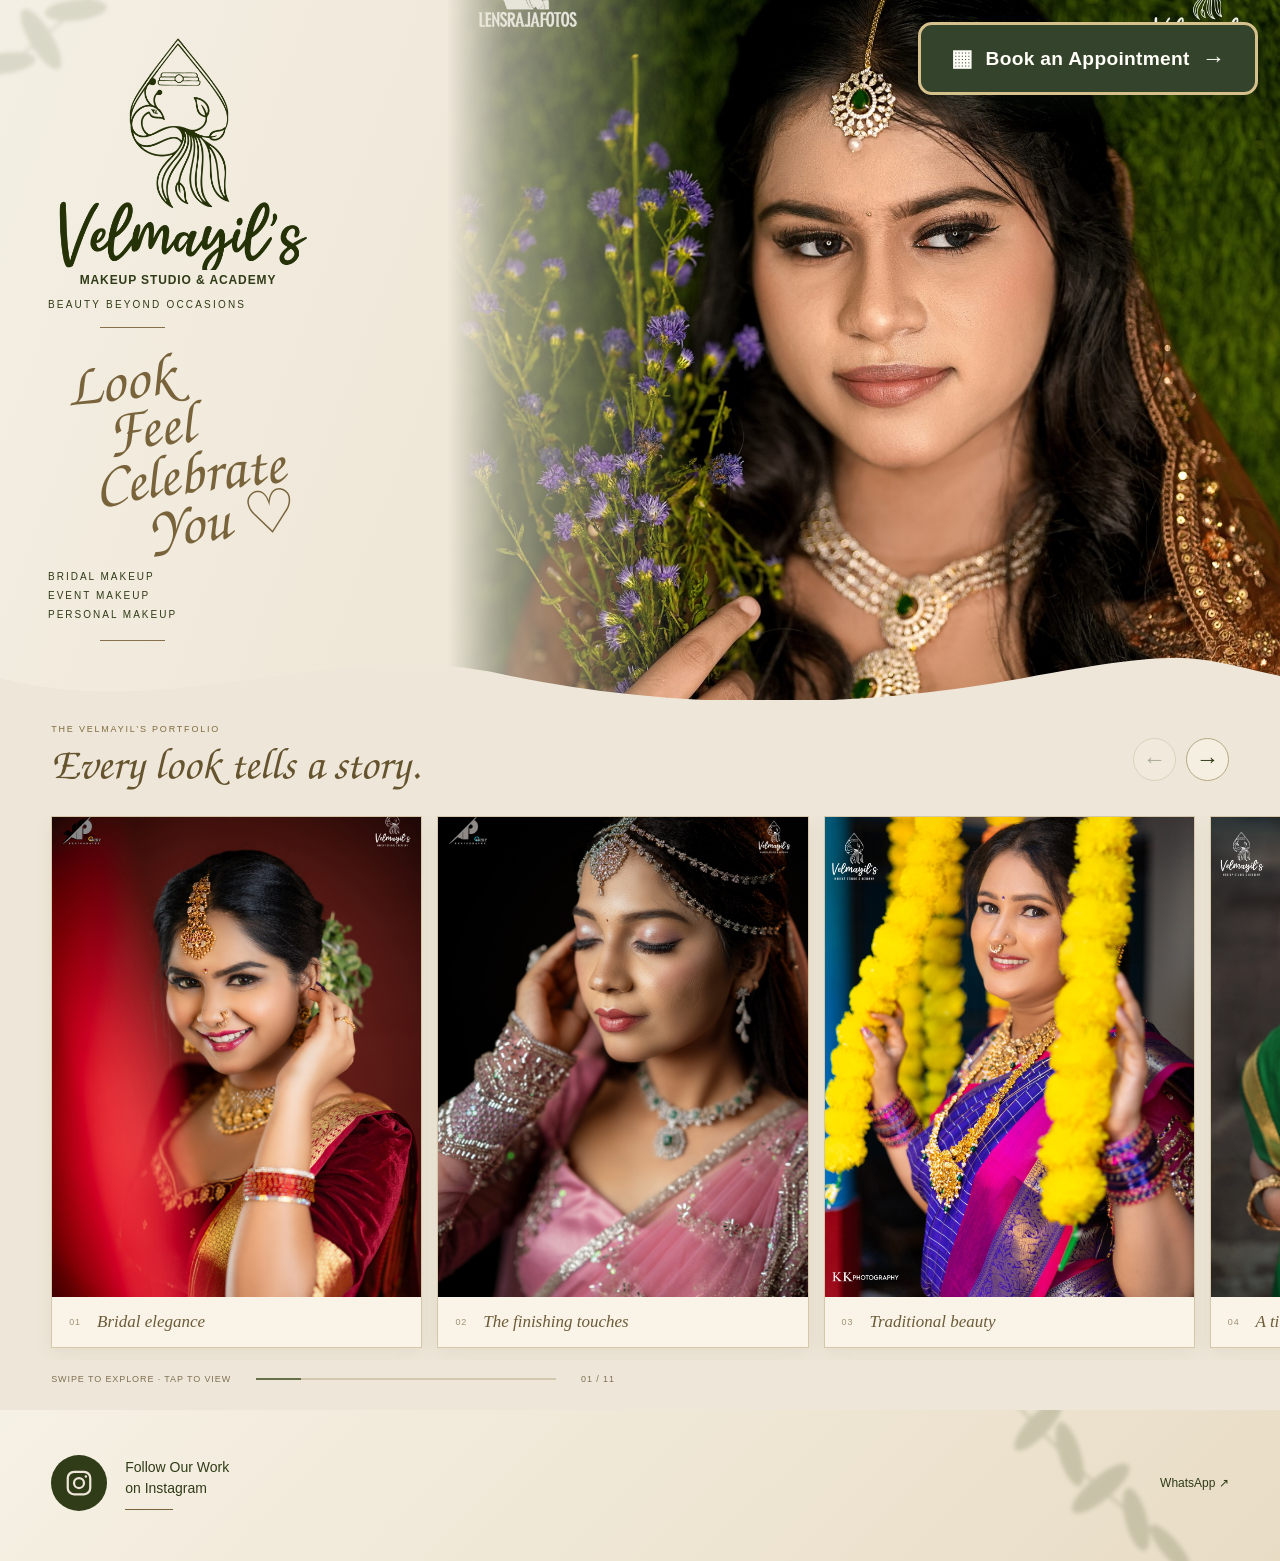
<file: index.html>
<!DOCTYPE html>

<html lang="en"><head><meta charset="utf-8"/><meta content="width=device-width,initial-scale=1" name="viewport"/><meta content="#ede5d5" name="theme-color"/><title>Velmayil’s | Makeup Studio &amp; Academy</title><link href="style.css" rel="stylesheet"/><link href="home.css" rel="stylesheet"/></head><body class="reference-home"><svg aria-hidden="true" class="wave-definitions" height="0" width="0"><defs><clippath clippathunits="objectBoundingBox" id="galleryWave"><path d="M0,.025 C.13,.05 .25,-.012 .39,.016 S.64,.055 .79,.035 S.95,.018 1,.025 L1,1 L0,1 Z"></path></clippath></defs></svg><main class="reference-main"><section class="reference-hero"><svg aria-hidden="true" class="botanical botanical-top" viewbox="0 0 250 300"><path d="M8 290Q85 205 160 20" fill="none" stroke="currentColor" stroke-width="3"></path><g fill="currentColor"><ellipse cx="61" cy="215" rx="37" ry="12" transform="rotate(28 61 215)"></ellipse><ellipse cx="83" cy="173" rx="37" ry="12" transform="rotate(-32 83 173)"></ellipse><ellipse cx="111" cy="130" rx="40" ry="13" transform="rotate(35 111 130)"></ellipse><ellipse cx="134" cy="83" rx="36" ry="12" transform="rotate(-30 134 83)"></ellipse><ellipse cx="155" cy="38" rx="33" ry="10" transform="rotate(-55 155 38)"></ellipse></g></svg><div class="reference-portrait"><img alt="Velmayil’s bridal beauty portrait" fetchpriority="high" height="1800" src="assets/portfolio-11.jpg" width="1440"/></div><a class="reference-book" href="booking.html"><span aria-hidden="true">▦</span> Book an Appointment <span aria-hidden="true">→</span></a><div class="reference-copy"><a aria-label="Velmayil’s Makeup Studio &amp; Academy home" class="reference-brand" href="index.html"><span class="logo-crop"><img alt="Velmayil’s Makeup Studio &amp; Academy" src="assets/velmayil-logo.png"/></span><span class="brand-subtitle">MAKEUP STUDIO &amp; ACADEMY</span></a><p class="reference-tagline">BEAUTY BEYOND OCCASIONS</p><span class="little-rule"></span><h1>Look<br/><span>Feel</span><br/><span>Celebrate</span><br/><span>You ♡</span></h1><p class="reference-services">BRIDAL MAKEUP<br/>EVENT MAKEUP<br/>PERSONAL MAKEUP</p><span class="little-rule"></span></div></section><section aria-label="Makeup portfolio" class="reference-gallery"><svg aria-hidden="true" class="gallery-ribbon" preserveaspectratio="none" viewbox="0 0 1200 45"><path d="M0 20 C160 65 310 -20 470 16 S800 52 960 20 S1120 0 1200 18 L1200 45 L0 45 Z" fill="#eee7d9"></path></svg><div class="gallery-heading"><div><p>THE VELMAYIL’S PORTFOLIO</p><h2>Every look tells a story.</h2></div><div class="gallery-controls"><button aria-label="Previous photo" id="galleryPrev" type="button">←</button><button aria-label="Next photo" id="galleryNext" type="button">→</button></div></div><div aria-label="Swipe through makeup portfolio" aria-roledescription="carousel" class="look-track" id="lookTrack" tabindex="0"><figure class="look-slide"><a aria-label="View bridal elegance photo" class="photo-open" data-photo="assets/portfolio-12.jpg" href="assets/portfolio-12.jpg"><img alt="Bridal elegance — Velmayil’s portfolio" height="1500" loading="lazy" src="assets/portfolio-12.jpg" width="1200"/></a><figcaption><span>01</span><em>Bridal elegance</em></figcaption></figure><figure class="look-slide"><a aria-label="View the finishing touches photo" class="photo-open" data-photo="assets/portfolio-13.jpg" href="assets/portfolio-13.jpg"><img alt="The finishing touches — Velmayil’s portfolio" height="1500" loading="lazy" src="assets/portfolio-13.jpg" width="1200"/></a><figcaption><span>02</span><em>The finishing touches</em></figcaption></figure><figure class="look-slide"><a aria-label="View traditional beauty photo" class="photo-open" data-photo="assets/portfolio-05.jpg" href="assets/portfolio-05.jpg"><img alt="Traditional beauty — Velmayil’s portfolio" height="1500" loading="lazy" src="assets/portfolio-05.jpg" width="1200"/></a><figcaption><span>03</span><em>Traditional beauty</em></figcaption></figure><figure class="look-slide"><a aria-label="View a timeless glow photo" class="photo-open" data-photo="assets/portfolio-10.jpg" href="assets/portfolio-10.jpg"><img alt="A timeless glow — Velmayil’s portfolio" height="1500" loading="lazy" src="assets/portfolio-10.jpg" width="1200"/></a><figcaption><span>04</span><em>A timeless glow</em></figcaption></figure><figure class="look-slide"><a aria-label="View soft &amp; graceful photo" class="photo-open" data-photo="assets/portfolio-01.jpg" href="assets/portfolio-01.jpg"><img alt="Soft &amp; graceful — Velmayil’s portfolio" height="1500" loading="lazy" src="assets/portfolio-01.jpg" width="1200"/></a><figcaption><span>05</span><em>Soft &amp; graceful</em></figcaption></figure><figure class="look-slide"><a aria-label="View understated elegance photo" class="photo-open" data-photo="assets/portfolio-06.jpg" href="assets/portfolio-06.jpg"><img alt="Understated elegance — Velmayil’s portfolio" height="1500" loading="lazy" src="assets/portfolio-06.jpg" width="1200"/></a><figcaption><span>06</span><em>Understated elegance</em></figcaption></figure><figure class="look-slide"><a aria-label="View celebration ready photo" class="photo-open" data-photo="assets/portfolio-07.jpg" href="assets/portfolio-07.jpg"><img alt="Celebration ready — Velmayil’s portfolio" height="1500" loading="lazy" src="assets/portfolio-07.jpg" width="1200"/></a><figcaption><span>07</span><em>Celebration ready</em></figcaption></figure><figure class="look-slide"><a aria-label="View a little colour photo" class="photo-open" data-photo="assets/portfolio-03.jpg" href="assets/portfolio-03.jpg"><img alt="A little colour — Velmayil’s portfolio" height="1500" loading="lazy" src="assets/portfolio-03.jpg" width="1200"/></a><figcaption><span>08</span><em>A little colour</em></figcaption></figure><figure class="look-slide"><a aria-label="View special moments photo" class="photo-open" data-photo="assets/portfolio-08.jpg" href="assets/portfolio-08.jpg"><img alt="Special moments — Velmayil’s portfolio" height="1500" loading="lazy" src="assets/portfolio-08.jpg" width="1200"/></a><figcaption><span>09</span><em>Special moments</em></figcaption></figure><figure class="look-slide"><a aria-label="View effortless beauty photo" class="photo-open" data-photo="assets/portfolio-02.jpg" href="assets/portfolio-02.jpg"><img alt="Effortless beauty — Velmayil’s portfolio" height="1500" loading="lazy" src="assets/portfolio-02.jpg" width="1200"/></a><figcaption><span>10</span><em>Effortless beauty</em></figcaption></figure><figure class="look-slide"><a aria-label="View celebration details photo" class="photo-open" data-photo="assets/portfolio-14.jpg" href="assets/portfolio-14.jpg"><img alt="Celebration details — Velmayil’s portfolio" height="1500" loading="lazy" src="assets/portfolio-14.jpg" width="1200"/></a><figcaption><span>11</span><em>Celebration details</em></figcaption></figure></div><div class="gallery-bottom"><span>SWIPE TO EXPLORE · TAP TO VIEW</span><div class="gallery-progress"><span id="galleryProgress"></span></div><span id="galleryCount">01 / 11</span></div></section><footer class="reference-footer"><a class="reference-instagram" href="https://www.instagram.com/velmayil_makeup_studio_academy?stkn=MXM3NmFwNmlqM2IxOQ==" rel="noopener" target="_blank"><span aria-hidden="true" class="insta-circle"><svg fill="none" viewbox="0 0 24 24"><rect height="18" rx="5" stroke="currentColor" stroke-width="1.8" width="18" x="3" y="3"></rect><circle cx="12" cy="12" r="4" stroke="currentColor" stroke-width="1.8"></circle><circle cx="17.5" cy="6.7" fill="currentColor" r="1"></circle></svg></span><span>Follow Our Work<br/>on Instagram<span class="footer-rule"></span></span></a><a class="footer-whatsapp" href="https://wa.me/917339031619" rel="noopener" target="_blank">WhatsApp ↗</a><svg aria-hidden="true" class="botanical botanical-footer" viewbox="0 0 250 300"><path d="M8 290Q85 205 160 20" fill="none" stroke="currentColor" stroke-width="3"></path><g fill="currentColor"><ellipse cx="61" cy="215" rx="37" ry="12" transform="rotate(28 61 215)"></ellipse><ellipse cx="83" cy="173" rx="37" ry="12" transform="rotate(-32 83 173)"></ellipse><ellipse cx="111" cy="130" rx="40" ry="13" transform="rotate(35 111 130)"></ellipse><ellipse cx="134" cy="83" rx="36" ry="12" transform="rotate(-30 134 83)"></ellipse><ellipse cx="155" cy="38" rx="33" ry="10" transform="rotate(-55 155 38)"></ellipse></g></svg></footer></main><dialog id="photoDialog"><button aria-label="Close photo" id="closePhoto" type="button">×</button><img alt="Expanded portfolio photograph" id="fullPhoto"/></dialog><script src="portfolio.js"></script></body></html>
</file>
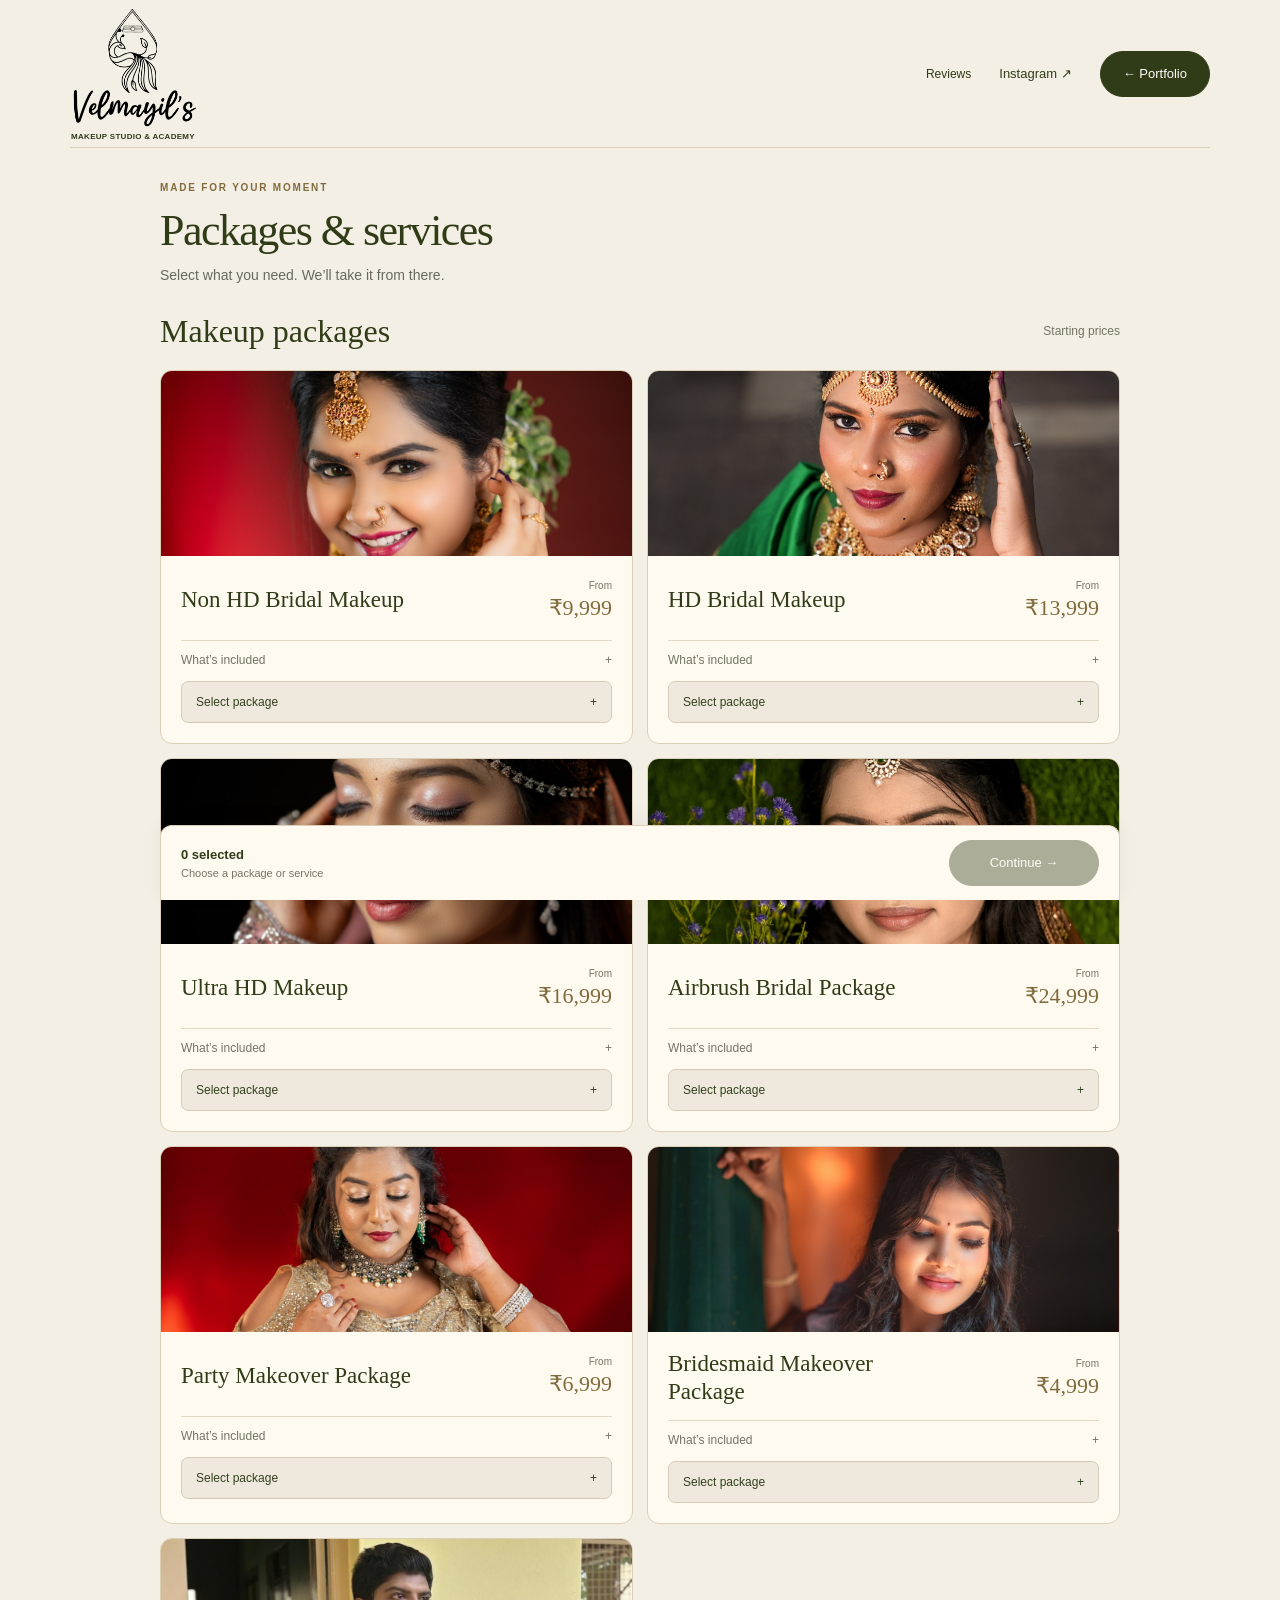
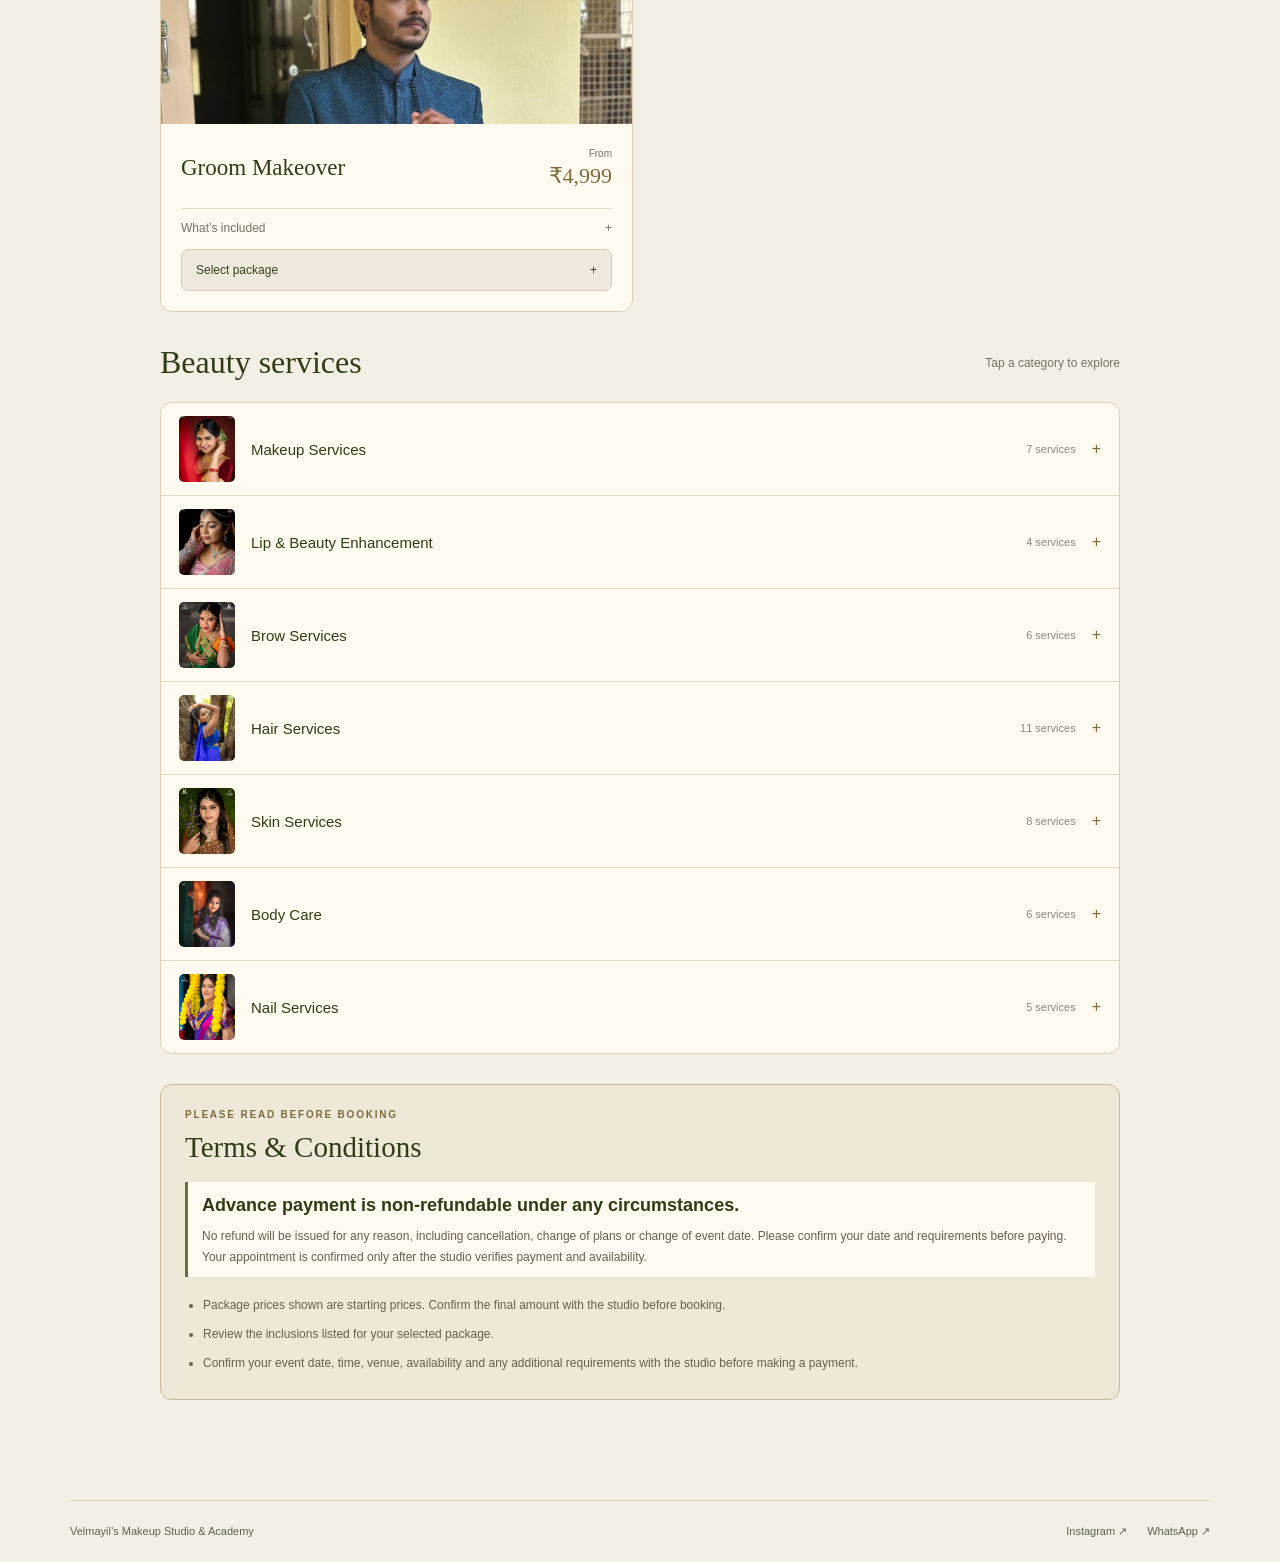
<file: booking.html>
<!DOCTYPE html>

<html lang="en"><head><meta charset="utf-8"/><meta content="width=device-width,initial-scale=1" name="viewport"/><meta content="#f6f3eb" name="theme-color"/><title>Packages &amp; Services | Velmayil’s</title><link href="style.css" rel="stylesheet"/></head><body><header class="site-header"><a aria-label="Velmayil’s home" class="brand" href="index.html"><span class="logo-crop"><img alt="Velmayil’s Makeup Studio &amp; Academy" src="assets/velmayil-logo.png"/></span><span class="brand-subtitle">MAKEUP STUDIO &amp; ACADEMY</span></a><nav><button class="reviews-nav" type="button" aria-controls="reviews" aria-expanded="false">Reviews</button><a class="social-link" href="https://www.instagram.com/velmayil_makeup_studio_academy?stkn=MXM3NmFwNmlqM2IxOQ==" rel="noopener" target="_blank">Instagram ↗</a><a class="button" href="index.html">← Portfolio</a></nav></header><main class="booking-main"><div class="page-title"><p class="eyebrow">MADE FOR YOUR MOMENT</p><h1>Packages &amp; services</h1><p>Select what you need. We’ll take it from there.</p></div><div id="optionsPanel"><section><div class="section-top"><h2>Makeup packages</h2><span class="subtle">Starting prices</span></div><div class="package-grid"><article class="package-card"><img alt="Studio makeover portfolio" class="package-photo" loading="lazy" src="assets/portfolio-12.jpg"/><div class="package-head"><h3>Non HD Bridal Makeup</h3><div class="price"><small>From</small><strong>₹9,999</strong></div></div><details class="inclusions"><summary>What’s included <span>+</span></summary><ul><li>Natural finish makeup</li><li>Coloured lenses</li><li>False eyelashes</li><li>Saree draping</li><li>Hairdo</li></ul></details><button aria-pressed="false" class="select-button" data-service="Non HD Bridal Makeup — from ₹9,999" type="button"><span>Select package</span><i aria-hidden="true">+</i></button></article><article class="package-card"><img alt="Studio makeover portfolio" class="package-photo" loading="lazy" src="assets/portfolio-10.jpg"/><div class="package-head"><h3>HD Bridal Makeup</h3><div class="price"><small>From</small><strong>₹13,999</strong></div></div><details class="inclusions"><summary>What’s included <span>+</span></summary><ul><li>HD natural finish makeup</li><li>Original flowers</li><li>Coloured lenses</li><li>False eyelashes</li><li>Saree draping</li><li>Hairdo</li></ul></details><button aria-pressed="false" class="select-button" data-service="HD Bridal Makeup — from ₹13,999" type="button"><span>Select package</span><i aria-hidden="true">+</i></button></article><article class="package-card"><img alt="Studio makeover portfolio" class="package-photo" loading="lazy" src="assets/portfolio-13.jpg"/><div class="package-head"><h3>Ultra HD Makeup</h3><div class="price"><small>From</small><strong>₹16,999</strong></div></div><details class="inclusions"><summary>What’s included <span>+</span></summary><ul><li>Ultra HD natural finish makeup</li><li>Original flowers</li><li>Coloured lenses</li><li>False eyelashes</li><li>Saree draping</li><li>Hairdo</li><li>Jewels</li><li>Look stays up to 8–12 hours</li></ul></details><button aria-pressed="false" class="select-button" data-service="Ultra HD Makeup — from ₹16,999" type="button"><span>Select package</span><i aria-hidden="true">+</i></button></article><article class="package-card"><img alt="Studio makeover portfolio" class="package-photo" loading="lazy" src="assets/portfolio-11.jpg"/><div class="package-head"><h3>Airbrush Bridal Package</h3><div class="price"><small>From</small><strong>₹24,999</strong></div></div><details class="inclusions"><summary>What’s included <span>+</span></summary><ul><li>Ultra HD natural finish makeup with airbrush</li><li>Original flowers</li><li>Coloured lenses</li><li>False eyelashes</li><li>Two saree drapings</li><li>Hairdo</li><li>Jewels</li><li>Look stays up to 12–15 hours</li></ul></details><button aria-pressed="false" class="select-button" data-service="Airbrush Bridal Package — from ₹24,999" type="button"><span>Select package</span><i aria-hidden="true">+</i></button></article><article class="package-card"><img alt="Studio makeover portfolio" class="package-photo" loading="lazy" src="assets/portfolio-07.jpg"/><div class="package-head"><h3>Party Makeover Package</h3><div class="price"><small>From</small><strong>₹6,999</strong></div></div><details class="inclusions"><summary>What’s included <span>+</span></summary><ul><li>Natural finish makeup</li><li>Hairdo</li><li>Saree draping</li></ul></details><button aria-pressed="false" class="select-button" data-service="Party Makeover Package — from ₹6,999" type="button"><span>Select package</span><i aria-hidden="true">+</i></button></article><article class="package-card"><img alt="Studio makeover portfolio" class="package-photo" loading="lazy" src="assets/portfolio-01.jpg"/><div class="package-head"><h3>Bridesmaid Makeover Package</h3><div class="price"><small>From</small><strong>₹4,999</strong></div></div><details class="inclusions"><summary>What’s included <span>+</span></summary><ul><li>Face makeup</li><li>Hairdo</li></ul></details><button aria-pressed="false" class="select-button" data-service="Bridesmaid Makeover Package — from ₹4,999" type="button"><span>Select package</span><i aria-hidden="true">+</i></button></article><article class="package-card"><img alt="Groom makeover in a blue traditional outfit" class="package-photo" loading="lazy" src="assets/groom-makeover.jpg" style="object-fit:cover;object-position:center top"/><div class="package-head"><h3>Groom Makeover</h3><div class="price"><small>From</small><strong>₹4,999</strong></div></div><details class="inclusions"><summary>What’s included <span>+</span></summary><ul><li>Face makeup</li><li>Hairdo</li></ul></details><button aria-pressed="false" class="select-button" data-service="Groom Makeover — from ₹4,999" type="button"><span>Select package</span><i aria-hidden="true">+</i></button></article></div></section><section class="services-section"><div class="section-top"><h2>Beauty services</h2><span class="subtle">Tap a category to explore</span></div><div class="service-groups"><details class="service-group"><summary><img alt="Studio portfolio" class="service-photo" loading="lazy" src="assets/portfolio-12.jpg"/><span>Makeup Services</span><small>7 services</small><i>+</i></summary><div class="service-options"><button aria-pressed="false" class="service-option" data-service="Bridal Makeup" type="button">Bridal Makeup</button><button aria-pressed="false" class="service-option" data-service="Engagement Makeup" type="button">Engagement Makeup</button><button aria-pressed="false" class="service-option" data-service="Reception Makeup" type="button">Reception Makeup</button><button aria-pressed="false" class="service-option" data-service="Party Makeup" type="button">Party Makeup</button><button aria-pressed="false" class="service-option" data-service="HD Makeup" type="button">HD Makeup</button><button aria-pressed="false" class="service-option" data-service="Groom Makeup" type="button">Groom Makeup</button><button aria-pressed="false" class="service-option" data-service="Hairstyling &amp; Saree Draping" type="button">Hairstyling &amp; Saree Draping</button></div></details><details class="service-group"><summary><img alt="Studio portfolio" class="service-photo" loading="lazy" src="assets/portfolio-13.jpg"/><span>Lip &amp; Beauty Enhancement</span><small>4 services</small><i>+</i></summary><div class="service-options"><button aria-pressed="false" class="service-option" data-service="Lip Blushing / Lip Colouring" type="button">Lip Blushing / Lip Colouring</button><button aria-pressed="false" class="service-option" data-service="Lip Neutralization" type="button">Lip Neutralization</button><button aria-pressed="false" class="service-option" data-service="Lip Tinting" type="button">Lip Tinting</button><button aria-pressed="false" class="service-option" data-service="Lip Pigmentation Correction" type="button">Lip Pigmentation Correction</button></div></details><details class="service-group"><summary><img alt="Studio portfolio" class="service-photo" loading="lazy" src="assets/portfolio-10.jpg"/><span>Brow Services</span><small>6 services</small><i>+</i></summary><div class="service-options"><button aria-pressed="false" class="service-option" data-service="Eyebrow Shaping" type="button">Eyebrow Shaping</button><button aria-pressed="false" class="service-option" data-service="Eyebrow Lamination" type="button">Eyebrow Lamination</button><button aria-pressed="false" class="service-option" data-service="Eyebrow Tinting" type="button">Eyebrow Tinting</button><button aria-pressed="false" class="service-option" data-service="Eyebrow Shading" type="button">Eyebrow Shading</button><button aria-pressed="false" class="service-option" data-service="Microblading" type="button">Microblading</button><button aria-pressed="false" class="service-option" data-service="Brow Correction" type="button">Brow Correction</button></div></details><details class="service-group"><summary><img alt="Studio portfolio" class="service-photo" loading="lazy" src="assets/portfolio-03.jpg"/><span>Hair Services</span><small>11 services</small><i>+</i></summary><div class="service-options"><button aria-pressed="false" class="service-option" data-service="Hair Extensions" type="button">Hair Extensions</button><button aria-pressed="false" class="service-option" data-service="Hair Cut" type="button">Hair Cut</button><button aria-pressed="false" class="service-option" data-service="Hair Styling" type="button">Hair Styling</button><button aria-pressed="false" class="service-option" data-service="Hair Spa" type="button">Hair Spa</button><button aria-pressed="false" class="service-option" data-service="Hair Treatments" type="button">Hair Treatments</button><button aria-pressed="false" class="service-option" data-service="Hair Wash &amp; Blow Dry" type="button">Hair Wash &amp; Blow Dry</button><button aria-pressed="false" class="service-option" data-service="Hair Smoothing" type="button">Hair Smoothing</button><button aria-pressed="false" class="service-option" data-service="Hair Straightening" type="button">Hair Straightening</button><button aria-pressed="false" class="service-option" data-service="Hair Botox" type="button">Hair Botox</button><button aria-pressed="false" class="service-option" data-service="Dandruff Treatment" type="button">Dandruff Treatment</button><button aria-pressed="false" class="service-option" data-service="Nits and Lice Treatment" type="button">Nits and Lice Treatment</button></div></details><details class="service-group"><summary><img alt="Studio portfolio" class="service-photo" loading="lazy" src="assets/portfolio-11.jpg"/><span>Skin Services</span><small>8 services</small><i>+</i></summary><div class="service-options"><button aria-pressed="false" class="service-option" data-service="Skin Analysis" type="button">Skin Analysis</button><button aria-pressed="false" class="service-option" data-service="Skin Cleansing" type="button">Skin Cleansing</button><button aria-pressed="false" class="service-option" data-service="Cleanup" type="button">Cleanup</button><button aria-pressed="false" class="service-option" data-service="Hydra Facial" type="button">Hydra Facial</button><button aria-pressed="false" class="service-option" data-service="Advanced Facial" type="button">Advanced Facial</button><button aria-pressed="false" class="service-option" data-service="De-Tan Treatment" type="button">De-Tan Treatment</button><button aria-pressed="false" class="service-option" data-service="Skin Brightening Treatments" type="button">Skin Brightening Treatments</button><button aria-pressed="false" class="service-option" data-service="Customized Skin Treatments" type="button">Customized Skin Treatments</button></div></details><details class="service-group"><summary><img alt="Studio portfolio" class="service-photo" loading="lazy" src="assets/portfolio-01.jpg"/><span>Body Care</span><small>6 services</small><i>+</i></summary><div class="service-options"><button aria-pressed="false" class="service-option" data-service="Manicure" type="button">Manicure</button><button aria-pressed="false" class="service-option" data-service="Pedicure" type="button">Pedicure</button><button aria-pressed="false" class="service-option" data-service="Waxing" type="button">Waxing</button><button aria-pressed="false" class="service-option" data-service="Threading" type="button">Threading</button><button aria-pressed="false" class="service-option" data-service="Full Face Threading" type="button">Full Face Threading</button><button aria-pressed="false" class="service-option" data-service="Hand &amp; Leg Care" type="button">Hand &amp; Leg Care</button></div></details><details class="service-group"><summary><img alt="Studio portfolio" class="service-photo" loading="lazy" src="assets/portfolio-05.jpg"/><span>Nail Services</span><small>5 services</small><i>+</i></summary><div class="service-options"><button aria-pressed="false" class="service-option" data-service="Nail Art" type="button">Nail Art</button><button aria-pressed="false" class="service-option" data-service="Nail Extensions" type="button">Nail Extensions</button><button aria-pressed="false" class="service-option" data-service="Nail Gel Polish" type="button">Nail Gel Polish</button><button aria-pressed="false" class="service-option" data-service="Nail Care" type="button">Nail Care</button><button aria-pressed="false" class="service-option" data-service="Hand &amp; Foot Care" type="button">Hand &amp; Foot Care</button></div></details></div></section></div><section class="hidden" id="detailsPanel"><div class="section-top"><h2>Your enquiry</h2><button class="text-button" id="changeSelection" type="button">Edit selection</button></div><div class="selected-summary" id="selectedText"></div><form id="enquiryForm"><label>Your name<input autocomplete="name" id="name" required=""/></label><label>Phone number<input autocomplete="tel" id="phone" required="" type="tel"/></label><label>Event / preferred date<input id="date" type="date"/></label><label>Enquiry type<select id="enquiryType"><option value="">Choose one</option><option>Makeup service</option><option>Beauty service</option><option>Other</option></select></label><label>Event type<select id="eventType"><option value="">Choose event</option><option>Wedding</option><option>Reception</option><option>Engagement</option><option>Party / Occasion</option><option>Baby Shower</option><option>Photoshoot</option><option>Other</option></select></label><label>Event time<input id="eventTime" type="time"/></label><label class="full">Event venue / location<input id="location" placeholder="Venue name, area and city"/></label><label class="full">Message<textarea id="message" rows="4"></textarea></label><p class="form-terms-note"><strong>Advance payment is non-refundable under any circumstances.</strong> No refund will be issued for any reason. <a href="#termsHeading">View booking policy ↓</a></p><div class="form-actions"><button class="secondary-button" id="backBtn" type="button">← BACK</button><button class="button" type="submit">SEND ON WHATSAPP ↗</button></div></form></section><section class="client-reviews hidden" id="reviews" aria-labelledby="reviewsHeading"><p class="eyebrow">WORDS FROM OUR CLIENTS</p><div class="section-top"><h2 id="reviewsHeading">Reviews</h2><span class="subtle">Tap a photo to read the full review</span></div><div class="reviews-grid"><a class="review-card" href="assets/reviews/review-01.jpg" data-review="1" aria-label="Open client review 1"><img src="assets/reviews/review-01.jpg" alt="Client review screenshot 1" loading="lazy" width="716" height="1600"></a><a class="review-card" href="assets/reviews/review-02.jpg" data-review="2" aria-label="Open client review 2"><img src="assets/reviews/review-02.jpg" alt="Client review screenshot 2" loading="lazy" width="716" height="1600"></a><a class="review-card" href="assets/reviews/review-03.jpg" data-review="3" aria-label="Open client review 3"><img src="assets/reviews/review-03.jpg" alt="Client review screenshot 3" loading="lazy" width="716" height="1600"></a><a class="review-card" href="assets/reviews/review-04.jpg" data-review="4" aria-label="Open client review 4"><img src="assets/reviews/review-04.jpg" alt="Client review screenshot 4" loading="lazy" width="716" height="1600"></a><a class="review-card" href="assets/reviews/review-05.jpg" data-review="5" aria-label="Open client review 5"><img src="assets/reviews/review-05.jpg" alt="Client review screenshot 5" loading="lazy" width="716" height="1600"></a><a class="review-card" href="assets/reviews/review-06.jpg" data-review="6" aria-label="Open client review 6"><img src="assets/reviews/review-06.jpg" alt="Client review screenshot 6" loading="lazy" width="716" height="1600"></a><a class="review-card" href="assets/reviews/review-07.jpg" data-review="7" aria-label="Open client review 7"><img src="assets/reviews/review-07.jpg" alt="Client review screenshot 7" loading="lazy" width="716" height="1600"></a><a class="review-card" href="assets/reviews/review-08.jpg" data-review="8" aria-label="Open client review 8"><img src="assets/reviews/review-08.jpg" alt="Client review screenshot 8" loading="lazy" width="716" height="1600"></a><a class="review-card" href="assets/reviews/review-09.jpg" data-review="9" aria-label="Open client review 9"><img src="assets/reviews/review-09.jpg" alt="Client review screenshot 9" loading="lazy" width="716" height="1600"></a><a class="review-card" href="assets/reviews/review-10.jpg" data-review="10" aria-label="Open client review 10"><img src="assets/reviews/review-10.jpg" alt="Client review screenshot 10" loading="lazy" width="716" height="1600"></a><a class="review-card" href="assets/reviews/review-11.jpg" data-review="11" aria-label="Open client review 11"><img src="assets/reviews/review-11.jpg" alt="Client review screenshot 11" loading="lazy" width="716" height="1600"></a><a class="review-card" href="assets/reviews/review-12.jpg" data-review="12" aria-label="Open client review 12"><img src="assets/reviews/review-12.jpg" alt="Client review screenshot 12" loading="lazy" width="716" height="1600"></a><a class="review-card" href="assets/reviews/review-13.jpg" data-review="13" aria-label="Open client review 13"><img src="assets/reviews/review-13.jpg" alt="Client review screenshot 13" loading="lazy" width="716" height="1600"></a><a class="review-card" href="assets/reviews/review-14.jpg" data-review="14" aria-label="Open client review 14"><img src="assets/reviews/review-14.jpg" alt="Client review screenshot 14" loading="lazy" width="716" height="1600"></a><a class="review-card" href="assets/reviews/review-15.jpg" data-review="15" aria-label="Open client review 15"><img src="assets/reviews/review-15.jpg" alt="Client review screenshot 15" loading="lazy" width="716" height="1600"></a><a class="review-card" href="assets/reviews/review-16.jpg" data-review="16" aria-label="Open client review 16"><img src="assets/reviews/review-16.jpg" alt="Client review screenshot 16" loading="lazy" width="716" height="1600"></a></div></section><section aria-labelledby="termsHeading" class="booking-terms"><p class="eyebrow">PLEASE READ BEFORE BOOKING</p><h2 id="termsHeading">Terms &amp; Conditions</h2><div class="advance-notice"><strong>Advance payment is non-refundable under any circumstances.</strong><span>No refund will be issued for any reason, including cancellation, change of plans or change of event date. Please confirm your date and requirements before paying. Your appointment is confirmed only after the studio verifies payment and availability.</span></div><ul><li>Package prices shown are starting prices. Confirm the final amount with the studio before booking.</li><li>Review the inclusions listed for your selected package.</li><li>Confirm your event date, time, venue, availability and any additional requirements with the studio before making a payment.</li></ul></section></main><div class="selection-bar"><div><strong id="selectionCount">0 selected</strong><small>Choose a package or service</small></div><button class="button" disabled="" id="continueBtn" type="button">Continue →</button></div><footer><span>Velmayil’s Makeup Studio &amp; Academy</span><div><a href="https://www.instagram.com/velmayil_makeup_studio_academy?stkn=MXM3NmFwNmlqM2IxOQ==" rel="noopener" target="_blank">Instagram ↗</a><a href="https://wa.me/917339031619" rel="noopener" target="_blank">WhatsApp ↗</a></div></footer><script src="booking.js"></script><dialog id="reviewDialog" aria-label="Client review"><button class="review-close" type="button" aria-label="Close review">×</button><img id="reviewFull" alt=""><div class="review-controls"><button type="button" id="reviewPrevious" aria-label="Previous review">←</button><span id="reviewCounter" aria-live="polite"></span><button type="button" id="reviewNext" aria-label="Next review">→</button></div></dialog><script src="reviews.js"></script></body></html>
</file>
<file: style.css>
*{box-sizing:border-box}html{scroll-behavior:smooth}body{margin:0;background:#f6f3eb;color:#283020;font-family:Arial,sans-serif}a{color:inherit;text-decoration:none}button,input,select,textarea{font:inherit}button{cursor:pointer}img{display:block;max-width:100%}figure{margin:0}.hidden{display:none!important}.site-header,main,footer{width:min(1140px,calc(100% - 64px));margin:auto}.site-header{height:126px;display:flex;align-items:center;justify-content:space-between;border-bottom:1px solid #d9d3c3}.brand{width:126px;flex-shrink:0}.logo-crop{width:100%;aspect-ratio:1;display:block;overflow:hidden;position:relative}.logo-crop img{position:absolute;width:210%;max-width:none;left:-55%;top:-50%;filter:invert(1);mix-blend-mode:multiply}.site-header nav{display:flex;gap:28px;align-items:center;font-size:13px}.button{display:inline-flex;align-items:center;justify-content:center;border:1px solid #34432c;background:#34432c;color:#fff;padding:14px 22px;border-radius:100px;font-size:13px;line-height:1.2;min-height:46px}.button:hover{background:#495a3e}.button:disabled{opacity:.4;cursor:not-allowed}.eyebrow{font-size:10px;letter-spacing:.18em;color:#8b7442;font-weight:700;margin:0 0 14px}h1,h2,h3{font-family:Georgia,serif;font-weight:400}h1{font-size:clamp(38px,5vw,68px);line-height:1.08;margin:0 0 20px;letter-spacing:-.035em}h1 em{color:#8b7442}h2{font-size:32px;margin:0;line-height:1.18}h3{font-size:23px;line-height:1.22;margin:0}.hero{display:grid;grid-template-columns:1fr 1fr;align-items:center;gap:56px;padding:30px 0 38px}.hero-copy{padding:20px 0}.intro{font-size:15px;line-height:1.7;max-width:330px;color:#68695d;margin:0 0 24px}.hero-note{font-size:11px;letter-spacing:.05em;color:#68695d;margin-top:22px}.hero-portrait{height:470px;border-radius:140px 140px 10px 10px;overflow:hidden}.hero-portrait img{width:100%;height:100%;object-fit:cover;object-position:center 24%}.section-top{display:flex;align-items:center;justify-content:space-between;gap:20px;margin-bottom:20px}.text-link,.subtle{font-size:12px;color:#747365}.text-link{border-bottom:1px solid #a99b7a;padding-bottom:5px}.photo-grid{display:grid;grid-template-columns:repeat(4,minmax(0,1fr));gap:14px}.photo-grid figure{border-radius:9px;overflow:hidden;background:#e8e2d6}.photo-grid img{width:100%;height:auto;aspect-ratio:4/5;object-fit:cover;object-position:center 20%}.portfolio{padding-bottom:36px}.closing{display:flex;align-items:center;justify-content:space-between;gap:24px;border-top:1px solid #d9d3c3;padding:32px 0}.closing .eyebrow{margin-bottom:10px}footer{display:flex;align-items:center;justify-content:space-between;gap:20px;border-top:1px solid #d9d3c3;padding:24px 0;font-size:11px;color:#68695d}footer div{display:flex;gap:20px}.booking-main{max-width:960px;padding:34px 0 100px}.page-title{margin-bottom:30px}.page-title h1{font-size:44px;margin-bottom:12px}.page-title>p:last-child{color:#68695d;font-size:14px;margin:0}.package-grid{display:grid;grid-template-columns:repeat(2,minmax(0,1fr));gap:14px}.package-card{border:1px solid #d9d3c3;border-radius:12px;background:#fffdf7;padding:20px}.package-head{display:flex;justify-content:space-between;gap:20px;align-items:center;min-height:52px}.package-head h3{max-width:230px}.price{flex-shrink:0;text-align:right}.price small{font-size:10px;color:#767363;display:block;margin-bottom:4px}.price strong{font-size:22px;color:#8b7442;font-family:Georgia,serif;font-weight:400}.inclusions{margin:14px 0;border-top:1px solid #e8e2d6;padding-top:12px}.inclusions summary{display:flex;justify-content:space-between;font-size:12px;color:#747365;cursor:pointer;list-style:none}.inclusions ul{font-size:12px;line-height:1.85;color:#68695d;padding-left:18px;margin-bottom:0}.select-button{width:100%;border:1px solid #c6cdbd;background:#eff2e9;display:flex;justify-content:space-between;align-items:center;padding:11px 14px;border-radius:7px;color:#34432c;font-size:12px;min-height:42px}.select-button i{font-style:normal}.select-button.selected,.service-option.selected{background:#34432c;color:white;border-color:#34432c}.terms-note{font-size:11px;color:#787566;margin:14px 0 0}.services-section{margin-top:32px}.service-groups{border:1px solid #d9d3c3;border-radius:12px;overflow:hidden;background:#fffdf7}.service-group+ .service-group{border-top:1px solid #e8e2d6}.service-group>summary{display:flex;align-items:center;padding:18px 20px;gap:16px;list-style:none;cursor:pointer}.service-group>summary>span{font-size:15px;font-weight:500;flex:1}.service-group>summary>small{font-size:11px;color:#8b897b}.service-group>summary>i{font-style:normal;color:#8b7442}.service-group[open]>summary>i{transform:rotate(45deg)}.service-options{display:flex;flex-wrap:wrap;gap:8px;padding:0 20px 20px}.service-option{padding:10px 14px;border:1px solid #ddd6c7;border-radius:7px;background:#f6f3eb;color:#434a39;font-size:12px;min-height:40px;text-align:left}.selection-bar{position:fixed;z-index:10;bottom:0;left:50%;transform:translateX(-50%);width:min(960px,calc(100% - 40px));display:flex;align-items:center;justify-content:space-between;gap:20px;padding:14px 20px;background:#fffdf7;border:1px solid #d9d3c3;border-bottom:0;border-radius:12px 12px 0 0;box-shadow:0 -5px 20px #2830200c}.selection-bar strong{display:block;font-size:13px;margin-bottom:5px}.selection-bar small{display:block;font-size:11px;color:#787566}.selection-bar .button{min-width:150px}.booking-main+footer{padding-bottom:105px}.selected-summary{border:1px solid #d9d3c3;border-radius:8px;padding:16px;margin-bottom:24px;background:#fffdf7;font-size:13px;line-height:1.7}.text-button{border:0;background:none;color:#8b7442;padding:8px;font-size:12px;text-decoration:underline}form{display:grid;grid-template-columns:1fr 1fr;gap:18px}label{display:flex;flex-direction:column;gap:8px;font-size:12px;color:#68695d}input,select,textarea{width:100%;padding:13px;border:1px solid #d9d3c3;border-radius:7px;background:#fffdf7;color:#283020}textarea{resize:vertical}.full,.form-actions{grid-column:1/-1}.form-actions{display:flex;justify-content:space-between;gap:12px;margin-top:4px}.secondary-button{border:1px solid #b9b09a;background:none;padding:12px 18px;border-radius:100px;color:#434a39;font-size:12px}a:focus-visible,button:focus-visible,summary:focus-visible{outline:3px solid #b59750;outline-offset:4px}summary::-webkit-details-marker{display:none}@media(max-width:800px){.site-header,main,footer{width:calc(100% - 40px)}.hero{gap:30px}.hero-portrait{height:390px}.hero h1{font-size:46px}.photo-grid{gap:10px}.package-head h3{font-size:21px}.price strong{font-size:20px}.package-head{gap:12px}.package-card{padding:17px}}@media(max-width:580px){.site-header,main,footer{width:calc(100% - 28px)}.site-header{height:102px}.brand{width:104px}.site-header nav{gap:12px}.social-link{font-size:11px}.site-header .button{font-size:11px;padding:11px 13px;min-height:40px}.hero{grid-template-columns:1fr;gap:18px;padding:24px 0 28px}.hero-copy{padding:0}.hero h1{font-size:42px;margin-bottom:14px}.hero .eyebrow{margin-bottom:12px}.intro{font-size:13px;margin-bottom:16px;max-width:none}.hero-note{margin:14px 0 0;font-size:10px}.hero-portrait{height:360px;border-radius:90px 90px 8px 8px}.hero-portrait img{object-position:center 18%}.photo-grid{grid-template-columns:repeat(2,minmax(0,1fr));gap:9px}.section-top{align-items:flex-start;gap:12px;margin-bottom:16px}.section-top h2,h2{font-size:25px}.portfolio .section-top{display:block}.portfolio .text-link{display:inline-block;margin-top:13px;font-size:11px}.portfolio{padding-bottom:24px}.closing{padding:25px 0;display:block}.closing .button{margin-top:20px}.closing h2{font-size:28px}footer{font-size:10px;align-items:flex-start;flex-direction:column;gap:14px;padding:20px 0}.booking-main{padding:24px 0 90px}.page-title{margin-bottom:25px}.page-title h1{font-size:34px;margin-bottom:10px}.page-title>p:last-child{font-size:12px;line-height:1.6}.package-grid{grid-template-columns:1fr;gap:11px}.package-card{padding:17px}.package-head{min-height:45px}.package-head h3{font-size:22px;max-width:195px}.price strong{font-size:22px}.subtle{font-size:10px;line-height:1.6;max-width:110px;text-align:right}.service-group>summary{padding:16px}.service-group>summary>span{font-size:14px}.service-group>summary>small{font-size:10px}.service-options{padding:0 16px 16px;gap:7px}.service-option{font-size:11px;padding:10px 11px}.selection-bar{width:100%;border-radius:0;padding:12px 14px;gap:12px}.selection-bar .button{min-width:120px;padding:13px 17px}.selection-bar small{font-size:10px}form{grid-template-columns:1fr;gap:15px}.form-actions .button{font-size:11px;padding:14px}.form-actions{gap:10px}}@media(prefers-reduced-motion:reduce){html{scroll-behavior:auto}}.photo-grid img{height:clamp(215px,24vw,335px);aspect-ratio:auto}@media(max-width:580px){.photo-grid img{height:62vw}}

/* Rose, pearl and wine palette. */
body{background:#fffaf8;color:#372532}.site-header{border-color:#e8dbe2}.button{background:#63394f;border-color:#63394f}.button:hover{background:#794a63}.eyebrow{color:#98637f}.text-link,.text-button{color:#865670}.price strong{color:#865670}h1 em{color:#98637f}.brand{width:136px}.showcase{padding:25px 0 32px}.opening-heading{display:flex;justify-content:space-between;align-items:end;gap:20px;margin-bottom:20px}.opening-heading .eyebrow{margin-bottom:10px}.opening-heading h1{font-size:44px;margin:0;letter-spacing:-.03em}.opening-heading>span{font-size:11px;color:#9a7185;white-space:nowrap;padding-bottom:5px}.lead-grid{display:grid;grid-template-columns:1.2fr 1fr 1fr;gap:12px;height:430px}.lead-grid figure{position:relative;overflow:hidden;border-radius:5px;background:#eadde4}.lead-grid img{width:100%;height:100%;object-fit:cover;object-position:center 24%}.lead-grid figcaption{position:absolute;bottom:0;left:0;right:0;padding:65px 24px 24px;background:linear-gradient(transparent,#281621b3);color:white;font:28px/1.12 Georgia,serif}.lead-grid figcaption em{font-weight:400}.portfolio{padding-bottom:32px}.portfolio .section-top h2{font-size:31px}.photo-grid{display:block;column-count:3;column-gap:14px}.photo-grid figure{break-inside:avoid;margin:0 0 14px;background:#f1e6ec;border-radius:5px}.photo-grid img{height:auto;aspect-ratio:auto;object-fit:initial;width:100%}.photo-open{display:block;padding:0;border:0;background:none;width:100%;cursor:zoom-in}.photo-open img{transition:opacity .2s}.photo-open:hover img{opacity:.9}footer{border-color:#e8dbe2;color:#7f6272}.package-card,.service-groups,.selected-summary{background:#fff;border-color:#e6d8e0}.package-card{overflow:hidden;padding-top:0}.package-photo{width:calc(100% + 40px);max-width:none;margin:0 -20px 18px;height:185px;object-fit:cover;object-position:center 25%}.select-button{background:#f5edf1;color:#71465e;border-color:#e2ced9}.select-button.selected,.service-option.selected{background:#63394f;border-color:#63394f}.service-option{background:#f9f2f5;border-color:#e6d8e0;color:#69485b}.service-group>summary{padding:13px 18px}.service-photo{width:56px;height:66px;object-fit:cover;object-position:center 24%;border-radius:5px;flex-shrink:0}.service-group>summary>i{color:#98637f}.service-group+.service-group,.inclusions{border-color:#ecdee6}.selection-bar{background:#fff;border-color:#e6d8e0}input,select,textarea{background:#fff;border-color:#e6d8e0;color:#372532}#photoDialog{max-width:94vw;max-height:94vh;padding:0;border:0;border-radius:6px;background:#20151c;overflow:visible}#photoDialog::backdrop{background:#180d16e8}#fullPhoto{max-width:90vw;max-height:88vh;width:auto;height:auto;object-fit:contain}#closePhoto{position:absolute;right:8px;top:8px;border:0;background:#fff;color:#372532;border-radius:50%;width:38px;height:38px;font-size:28px;z-index:2}@media(max-width:800px){.opening-heading h1{font-size:36px}.lead-grid{height:360px}.opening-heading>span{display:none}.package-photo{width:calc(100% + 34px);margin-left:-17px;margin-right:-17px}.photo-grid{column-count:3;column-gap:10px}.photo-grid figure{margin-bottom:10px}}@media(max-width:580px){.site-header{height:108px}.brand{width:112px}.showcase{padding:21px 0 25px}.opening-heading{margin-bottom:16px}.opening-heading h1{font-size:32px}.opening-heading .eyebrow{font-size:9px;letter-spacing:.1em}.lead-grid{grid-template-columns:1fr 1fr;height:auto;gap:8px;grid-template-rows:360px 220px}.lead-grid .lead-main{grid-column:1/-1}.lead-grid figcaption{font-size:30px;padding:55px 22px 22px}.lead-grid img{object-position:center 20%}.portfolio .section-top h2{font-size:26px}.photo-grid{column-count:2;column-gap:9px}.photo-grid figure{margin-bottom:9px}.photo-grid img{height:auto}.package-photo{height:190px}.service-group>summary{padding:12px;gap:10px}.service-photo{width:48px;height:58px}.service-group>summary>span{font-size:13px}.service-group>summary>small{font-size:9px}.service-options{padding-left:12px;padding-right:12px}}

.lead-grid figure{min-width:0;min-height:0}.photo-open{line-height:0;font-size:0}.photo-open img{display:block;width:100%;height:auto}dialog:not([open]){display:none}@media(max-width:580px){.lead-grid figure{height:220px}.lead-grid .lead-main{height:360px}}

@media(max-width:580px){.lead-grid{display:flex;flex-wrap:wrap;height:auto;gap:8px}.lead-grid figure{flex:0 0 calc(50% - 4px);width:calc(50% - 4px);height:220px}.lead-grid .lead-main{flex-basis:100%;width:100%;height:360px}}

/* Editorial home page */
.editorial-home{background:#fffaf8}.editorial-home .site-header{width:100%;height:112px;padding:0 max(32px,calc((100vw - 1140px)/2));background:#442738;border:0;color:#fff5fa}.editorial-home .logo-crop img{filter:none;mix-blend-mode:normal}.editorial-home .brand{width:116px}.editorial-home .site-header .button{background:#fff7fa;border-color:#fff7fa;color:#593549}.editorial-home main{width:min(1240px,calc(100% - 40px))}.signature-hero{display:flex;background:#442738;color:#fff8fb;min-height:565px;margin:0 0 55px;overflow:hidden;border-radius:0 0 10px 10px}.signature-copy{width:43%;padding:72px 46px 45px;display:flex;flex-direction:column;justify-content:center;position:relative;z-index:2}.signature-copy .eyebrow{color:#d9b7c9;font-size:10px;letter-spacing:.16em;margin-bottom:26px}.signature-copy h1{font-size:clamp(40px,4.1vw,59px);line-height:1.12;letter-spacing:-.04em;margin:0 0 24px;color:#fff8fb}.signature-copy h1 em{color:#dfb5ca;font-weight:400}.signature-sub{font-size:13px;line-height:1.85;color:#e4cad7;margin:0 0 28px}.discover-link{display:inline-flex;align-items:center;justify-content:space-between;gap:35px;width:190px;border-bottom:1px solid #af829b;padding-bottom:13px;font-size:12px;color:#fff8fb}.signature-line{display:flex;gap:17px;margin-top:54px;letter-spacing:.1em;font-size:9px;color:#c8a9bb}.signature-visual{width:57%;min-width:0;position:relative}.signature-main{width:100%;height:565px;object-fit:cover;object-position:center 23%}.signature-visual:after{content:"";position:absolute;inset:0;pointer-events:none;background:linear-gradient(90deg,#44273826,transparent 45%)}.detail-frame{position:absolute;left:-34px;bottom:31px;width:155px;padding:7px 7px 10px;background:#fff9fa;box-shadow:0 15px 35px #26132055;z-index:3;transform:rotate(-5deg)}.detail-frame img{width:100%;height:175px;object-fit:cover;object-position:center 24%}.detail-frame figcaption{font:italic 12px Georgia,serif;color:#785469;text-align:center;padding-top:8px}.portrait-label{position:absolute;right:22px;bottom:22px;color:#fff;font-size:9px;letter-spacing:.2em;z-index:2;text-shadow:0 2px 5px #000}.editorial-home .portfolio{padding:0 35px 36px}.editorial-home .portfolio .section-top{align-items:end;margin-bottom:28px}.editorial-home .portfolio h2{font:400 40px/1.14 Georgia,serif;color:#442738}.editorial-home .portfolio h2 em{color:#98637f}.editorial-home .portfolio .eyebrow{font-size:9px;margin-bottom:15px}.editorial-home .photo-grid{column-gap:20px}.editorial-home .photo-grid figure{margin-bottom:20px;border-radius:4px}.editorial-home .photo-open img{transition:transform .35s,opacity .35s}.editorial-home .photo-open:hover img{transform:scale(1.025);opacity:1}.editorial-home .photo-open{overflow:hidden}.editorial-home footer{padding:28px 0}@media(max-width:800px){.signature-copy{padding:40px 30px;width:43%}.signature-visual{width:57%}.signature-copy h1{font-size:40px}.signature-line{gap:10px;font-size:8px}.detail-frame{width:120px;left:-20px}.detail-frame img{height:140px}.editorial-home .portfolio{padding-left:10px;padding-right:10px}}@media(max-width:580px){.editorial-home .site-header{height:98px;padding:0 14px}.editorial-home .brand{width:100px}.editorial-home main{width:100%}.signature-hero{flex-direction:column-reverse;margin-bottom:30px;border-radius:0;min-height:0}.signature-visual{width:100%;height:410px}.signature-main{height:410px;object-position:center 24%}.signature-copy{width:100%;padding:29px 24px 30px}.signature-copy .eyebrow{margin-bottom:16px;font-size:9px}.signature-copy h1{font-size:38px;margin-bottom:17px}.signature-sub{font-size:12px;margin-bottom:20px}.signature-line{margin-top:24px;font-size:9px;gap:20px}.detail-frame{width:112px;left:17px;bottom:16px;padding:5px 5px 8px}.detail-frame img{height:131px}.detail-frame figcaption{font-size:10px}.portrait-label{right:13px;bottom:18px;font-size:8px}.editorial-home .portfolio{padding:0 14px 23px}.editorial-home .portfolio .section-top{display:block;margin-bottom:22px}.editorial-home .portfolio h2{font-size:33px}.editorial-home .portfolio .eyebrow{font-size:8px;letter-spacing:.13em}.editorial-home .photo-grid{column-gap:10px}.editorial-home .photo-grid figure{margin-bottom:10px}.editorial-home footer{width:calc(100% - 28px)}}@media(prefers-reduced-motion:reduce){.editorial-home .photo-open img{transition:none}}
.editorial-home .site-header{height:126px}.editorial-home .logo-crop{height:124px;aspect-ratio:auto}@media(max-width:580px){.editorial-home .site-header{height:108px}.editorial-home .logo-crop{height:107px}}

body{background:#f4efe4;color:#303b17}.site-header{border-color:#d9ceb8}.button{background:#303b17;border-color:#303b17}.button:hover{background:#46532a}.eyebrow,.price strong,.text-link,.text-button{color:#806b3e}.package-card,.service-groups,.selected-summary,.selection-bar{background:#fffaf0;border-color:#dbcfb8}.select-button,.service-option{background:#eee9dc;border-color:#d4ccb7;color:#344020}.select-button.selected,.service-option.selected{background:#303b17;border-color:#303b17}.service-group+.service-group,.inclusions{border-color:#e4d9c3}.service-group>summary>i{color:#806b3e}footer{border-color:#d9ceb8;color:#5f604d}input,select,textarea{background:#fffaf0;border-color:#d9ceb8;color:#303b17}

.wordmark .logo-crop{aspect-ratio:1.05}.wordmark .brand-subtitle{display:block;color:#303b17;text-align:center;font:700 8px/1.4 Arial,sans-serif;letter-spacing:.04em;white-space:nowrap;margin-top:3px}.booking-main{padding-top:34px}
body:not(.reference-home) .site-header .brand{width:126px}body:not(.reference-home) .site-header .brand .logo-crop{height:124px;aspect-ratio:auto}body:not(.reference-home) .site-header .brand .logo-crop img{top:-52%}body:not(.reference-home) .site-header .brand-subtitle{display:block;color:#303b17;text-align:center;font:700 8px/1.4 Arial,sans-serif;letter-spacing:.035em;white-space:nowrap;margin-top:3px}body:not(.reference-home) .site-header{height:148px}@media(max-width:580px){body:not(.reference-home) .site-header .brand{width:110px}body:not(.reference-home) .site-header .brand .logo-crop{height:108px}body:not(.reference-home) .site-header .brand-subtitle{font-size:7px}body:not(.reference-home) .site-header{height:130px}}

.booking-terms{margin-top:30px;padding:24px;border:1px solid #c9bb98;border-radius:12px;background:#eee8d8}.booking-terms .eyebrow{margin-bottom:10px}.booking-terms h2{font-size:29px;margin:0 0 18px}.advance-notice{border-left:3px solid #657047;padding:10px 14px;background:#fffaf0}.advance-notice strong{display:block;font-size:14px;color:#303b17;margin-bottom:7px}.advance-notice span{font-size:12px;color:#65604f}.booking-terms ul{margin:17px 0 0;padding-left:18px;font-size:12px;line-height:1.85;color:#65604f}.booking-terms li+li{margin-top:7px}.form-terms-note{grid-column:1/-1;margin:0;padding:13px 15px;border:1px solid #dbcfb8;border-radius:7px;background:#eee8d8;font-size:12px;line-height:1.7;color:#494d32}.form-terms-note a{display:block;text-decoration:underline;color:#806b3e;font-size:11px;margin-top:4px}#termsHeading{scroll-margin-top:20px}@media(max-width:580px){.booking-terms{padding:19px;margin-top:25px}.booking-terms h2{font-size:25px}.advance-notice strong{font-size:13px}}

.advance-notice strong{font-weight:800;font-size:18px;line-height:1.5}.advance-notice span{line-height:1.7}.form-terms-note strong{font-weight:800}

/* Client reviews */
.client-reviews{margin-top:48px;padding-top:30px;border-top:1px solid #d9ceb8;scroll-margin-top:24px}.reviews-grid{display:grid;grid-template-columns:repeat(4,minmax(0,1fr));gap:16px}.review-card{min-width:0;overflow:hidden;border:1px solid #dbcfb8;border-radius:12px;background:#fffaf0;cursor:zoom-in}.review-card img{width:100%;height:auto;display:block}.review-card>span{display:flex;justify-content:space-between;padding:12px 14px;font-size:12px;color:#806b3e}.reviews-nav{font-size:12px}#reviewDialog{padding:0;border:0;border-radius:12px;background:#fffaf0;max-width:94vw;max-height:94dvh;overflow:auto}#reviewDialog::backdrop{background:#171c12e8}#reviewFull{height:auto;width:auto;max-width:90vw;max-height:80dvh;object-fit:contain;margin:auto}.review-close{position:sticky;display:block;top:8px;margin:8px 8px -42px auto;z-index:2;width:36px;height:36px;border:1px solid #dbcfb8;border-radius:50%;background:#fffaf0;color:#303b17;font-size:25px}.review-controls{display:flex;align-items:center;justify-content:space-between;gap:20px;padding:12px 16px;font-size:12px}.review-controls button{border:1px solid #dbcfb8;background:#eee9dc;border-radius:50%;width:40px;height:40px;color:#303b17}@media(max-width:800px){.reviews-grid{grid-template-columns:repeat(3,minmax(0,1fr))}}@media(max-width:580px){.reviews-grid{grid-template-columns:repeat(2,minmax(0,1fr));gap:10px}.client-reviews{margin-top:32px;padding-top:24px}.reviews-nav{font-size:11px}.site-header nav{gap:9px}.review-card>span{padding:10px;font-size:11px}}

button.reviews-nav{border:0;background:transparent;color:inherit;padding:8px 0;font-family:inherit;cursor:pointer}button.reviews-nav[aria-expanded="true"]{text-decoration:underline;text-underline-offset:5px}
</file>
<file: home.css>
@font-face{font-family:VelmayilHand;src:url('assets/handwritten.otf') format('opentype');font-display:swap}.reference-home{background:#e9e1cf;color:#303b17}.reference-main{width:min(1180px,100%);margin:0 auto;background:#eee7d9;overflow:hidden}.reference-hero{height:660px;position:relative;overflow:hidden;background:linear-gradient(110deg,#f4efe4,#e8ddc7)}.reference-portrait{position:absolute;inset:0 0 0 auto;width:65%;height:100%}.reference-portrait img{width:100%;height:100%;object-fit:cover;object-position:center 22%}.reference-portrait:after{content:"";position:absolute;inset:0;background:linear-gradient(90deg,#eee7d9 0%,#eee7d999 7%,transparent 29%)}.reference-copy{position:relative;z-index:2;width:42%;padding:20px 18px 38px 48px}.reference-brand{display:block;width:260px}.reference-brand .logo-crop{height:260px;aspect-ratio:auto}.reference-brand .logo-crop img{filter:brightness(0) saturate(100%) invert(18%) sepia(19%) saturate(1498%) hue-rotate(37deg) brightness(92%);mix-blend-mode:multiply;width:205%;left:-52%;top:-48%}.reference-tagline{font-size:10px;letter-spacing:.22em;margin:4px 0 17px}.little-rule{display:block;width:65px;height:1px;background:#85724a;margin:0 0 16px 52px}.reference-copy h1{font:400 60px/.84 VelmayilHand,cursive;letter-spacing:0;color:#79633b;margin:8px 0 22px;padding-left:26px;transform:rotate(-7deg)}.reference-copy h1 span:nth-of-type(1){padding-left:35px}.reference-copy h1 span:nth-of-type(2){padding-left:17px}.reference-copy h1 span:nth-of-type(3){padding-left:65px}.reference-services{font-size:10px;letter-spacing:.2em;line-height:1.9;margin:15px 0 16px}.reference-book{position:absolute;z-index:5;right:22px;top:22px;display:flex;align-items:center;justify-content:center;gap:18px;background:#303b17;color:#f4edda;border:1px solid #f4edda;border-radius:100px;padding:14px 22px;font-size:14px;box-shadow:0 2px 8px #18200930}.reference-book span{font-size:23px}.botanical{position:absolute;width:220px;height:260px;color:#455124;opacity:.14;pointer-events:none;filter:blur(2px)}.botanical-top{top:-70px;left:-65px;transform:rotate(24deg);z-index:3}.wave-definitions{position:absolute}.reference-gallery{position:relative;z-index:3;margin-top:-49px;clip-path:url(#galleryWave);background:#efe6d5}.reference-grid{display:grid;grid-template-columns:repeat(3,minmax(0,1fr));gap:3px}.reference-grid figure{margin:0;overflow:hidden;min-width:0;background:#e8ddc7}.reference-grid .photo-open{display:block;line-height:0;width:100%;overflow:hidden}.reference-grid img{display:block;width:100%;height:380px;object-fit:cover;object-position:center 23%}.reference-grid .wide-tile{grid-column:1/-1}.reference-grid .wide-tile img{height:230px;object-position:center 47%}.reference-footer{position:relative;margin:0;width:100%;display:flex;align-items:center;justify-content:space-between;gap:20px;padding:45px 48px 50px;background:linear-gradient(135deg,#f6f1e5,#e8dcc5);border:0;color:#303b17;min-height:150px}.reference-instagram{display:flex;align-items:center;gap:18px;font-size:14px;line-height:1.5;z-index:2}.insta-circle{display:grid;place-items:center;width:56px;height:56px;border-radius:50%;background:#303b17;color:#eee7d9}.insta-circle svg{width:30px;height:30px}.footer-rule{display:block;height:1px;width:48px;background:#79633b;margin-top:10px}.footer-whatsapp{font-size:12px;position:relative;z-index:2}.botanical-footer{right:60px;bottom:-70px;left:auto;top:auto;width:280px;height:270px;transform:rotate(105deg);opacity:.2}.reference-home #photoDialog{background:#242b15}.reference-home #photoDialog::backdrop{background:#131b0ee8}@media(max-width:800px){.reference-hero{height:600px}.reference-copy{padding-left:28px}.reference-brand{width:220px}.reference-brand .logo-crop{height:225px}.reference-copy h1{font-size:55px}.reference-grid img{height:300px}}@media(max-width:580px){.reference-hero{height:360px}.reference-portrait{width:72%}.reference-portrait img{object-position:57% 20%}.reference-portrait:after{background:linear-gradient(90deg,#eee7d9 0%,#eee7d9a6 8%,transparent 35%)}.reference-copy{width:43%;padding:17px 3px 18px 15px}.reference-brand{width:147px;margin-left:-3px}.reference-brand .logo-crop{height:148px}.reference-tagline{font-size:5.5px;letter-spacing:.12em;margin:0 0 9px;white-space:nowrap}.little-rule{width:32px;margin:0 0 7px 33px}.reference-copy h1{font-size:36px;line-height:.78;margin:5px 0 15px;padding-left:9px}.reference-copy h1 span:nth-of-type(1){padding-left:19px}.reference-copy h1 span:nth-of-type(2){padding-left:5px}.reference-copy h1 span:nth-of-type(3){padding-left:29px}.reference-services{font-size:6.5px;letter-spacing:.13em;line-height:1.8;margin:13px 0 8px}.reference-book{top:12px;right:10px;font-size:10px;padding:9px 11px;gap:7px}.reference-book span{font-size:16px}.reference-gallery{margin-top:-29px}.reference-grid{gap:2px}.reference-grid img{height:185px;object-position:center 18%}.reference-grid .wide-tile img{height:140px}.reference-footer{padding:27px 18px 33px;min-height:112px;flex-direction:row;align-items:center;gap:10px}.reference-instagram{font-size:10px;gap:10px}.insta-circle{width:38px;height:38px}.insta-circle svg{width:22px;height:22px}.footer-whatsapp{font-size:9px}.botanical-top{width:150px;top:-57px;left:-67px}.botanical-footer{width:190px;height:190px;right:2px;bottom:-70px}.footer-rule{width:34px;margin-top:6px}}@media(max-width:360px){.reference-brand{width:131px}.reference-brand .logo-crop{height:132px}.reference-copy h1{font-size:33px}.reference-hero{height:340px}.reference-grid img{height:165px}}
.reference-hero{height:700px}.reference-grid{display:flex;flex-wrap:wrap;gap:3px}.reference-grid figure{flex:0 0 calc(33.333333% - 2px);width:calc(33.333333% - 2px)}.reference-grid .wide-tile{flex-basis:100%;width:100%}@media(max-width:800px){.reference-hero{height:640px}}@media(max-width:580px){.reference-hero{height:390px}.reference-grid{gap:2px}.reference-grid figure{flex-basis:calc(33.333333% - 1.333333px);width:calc(33.333333% - 1.333333px)}.reference-grid .wide-tile{flex-basis:100%;width:100%}}@media(max-width:360px){.reference-hero{height:365px}}

/* Large, continuous swipe gallery without empty grid cells. */
.reference-main{width:100%;max-width:none}.reference-gallery{margin-top:0;clip-path:none;background:#eee7d9;padding:0 0 26px;position:relative;overflow:hidden}.gallery-ribbon{position:absolute;left:0;right:0;top:-42px;height:45px;width:100%;z-index:4;pointer-events:none}.reference-gallery{overflow:visible}.gallery-heading{padding:24px max(30px,4vw) 22px;display:flex;align-items:center;justify-content:space-between;gap:20px}.gallery-heading p{font-size:9px;letter-spacing:.2em;color:#806b3e;margin:0 0 12px}.gallery-heading h2{font:400 44px/1.1 VelmayilHand,cursive;color:#66542f;margin:0}.gallery-controls{display:flex;gap:10px}.gallery-controls button{height:43px;width:43px;border:1px solid #b6a885;border-radius:50%;background:#f5efe2;color:#303b17;font-size:23px;display:grid;place-items:center}.gallery-controls button:hover{background:#303b17;color:#fffaf0}.gallery-controls button:disabled{opacity:.35;cursor:default}.look-track{display:flex;gap:15px;overflow-x:auto;overflow-y:hidden;scroll-snap-type:x mandatory;scroll-padding-inline:max(30px,4vw);padding:0 max(30px,4vw) 12px;scrollbar-width:none;overscroll-behavior-inline:contain;position:relative}.look-track::-webkit-scrollbar{display:none}.look-slide{margin:0;flex:0 0 clamp(280px,29vw,420px);width:clamp(280px,29vw,420px);min-width:0;scroll-snap-align:start;background:#f9f3e8;border:1px solid #d7c7a9;box-shadow:0 6px 18px #59442212}.look-slide .photo-open{display:block;width:100%;line-height:0;overflow:hidden}.look-slide img{width:100%;height:480px;object-fit:cover;object-position:center 20%;transition:transform .25s}.look-slide .photo-open:hover img{transform:scale(1.025)}.look-slide:last-child img{object-position:center 44%}.look-slide figcaption{padding:15px 17px;display:flex;align-items:center;gap:16px;color:#6c5b37}.look-slide figcaption>span{font-size:9px;letter-spacing:.1em;color:#a19375}.look-slide figcaption>em{font:italic 17px Georgia,serif}.gallery-bottom{padding:14px max(30px,4vw) 0;display:flex;align-items:center;gap:25px;font-size:9px;letter-spacing:.1em;color:#807052}.gallery-progress{height:2px;background:#d4c7af;flex:1;max-width:300px;overflow:hidden}.gallery-progress>span{display:block;width:15%;height:100%;background:#657047}.reference-footer{padding-left:max(30px,4vw);padding-right:max(30px,4vw)}@media(min-width:1600px){.reference-hero{height:760px}.reference-copy{padding-left:5vw}.reference-portrait{width:66%}.look-slide img{height:520px}}@media(max-width:800px){.gallery-heading{padding-left:22px;padding-right:22px}.gallery-heading h2{font-size:38px}.look-track{padding-left:22px;padding-right:22px;scroll-padding-inline:22px}.look-slide{flex-basis:300px;width:300px}.look-slide img{height:420px}.gallery-bottom{padding-left:22px;padding-right:22px;gap:15px}}@media(max-width:580px){.gallery-heading{padding:21px 16px 17px;gap:12px}.gallery-heading p{font-size:7px;letter-spacing:.14em;margin-bottom:10px}.gallery-heading h2{font-size:30px}.gallery-controls{gap:7px}.gallery-controls button{width:34px;height:34px;font-size:18px}.look-track{gap:12px;padding:0 16px 10px;scroll-padding-inline:16px}.look-slide{flex-basis:82vw;width:82vw}.look-slide img{height:105vw;max-height:470px}.look-slide figcaption{padding:14px}.look-slide figcaption>em{font-size:16px}.gallery-bottom{padding:11px 16px 0;gap:10px;font-size:7px;letter-spacing:.06em}.gallery-progress{max-width:none}.reference-footer{padding-left:18px;padding-right:18px}.gallery-ribbon{height:30px;top:-28px}.reference-gallery{padding-bottom:23px}}@media(prefers-reduced-motion:reduce){.look-slide img{transition:none}}

/* Keep the studio name readable outside the cropped logo artwork. */
.reference-brand .logo-crop{height:250px}.reference-brand .brand-subtitle{display:block;position:relative;margin:2px 0 10px;color:#303b17;font:700 12px/1.4 Arial,sans-serif;letter-spacing:.075em;text-align:center;white-space:nowrap}.reference-tagline{margin-top:2px}@media(max-width:800px){.reference-brand .logo-crop{height:210px}.reference-brand .brand-subtitle{font-size:10px}}@media(max-width:580px){.reference-brand .logo-crop{height:140px}.reference-brand .brand-subtitle{font-size:8px;letter-spacing:.04em;margin:3px 0 8px}}@media(max-width:360px){.reference-brand .logo-crop{height:125px}.reference-brand .brand-subtitle{font-size:7.5px;letter-spacing:.02em}}

/* Prominent appointment action */
.reference-book{font-size:clamp(16px,1.5vw,21px)!important;font-weight:700!important;padding:20px 30px!important;min-height:64px!important;background:#34432c!important;color:#fffdf7!important;border:2px solid #d6c08c!important;border-radius:14px!important;box-shadow:0 8px 28px #20341c33!important;gap:12px!important}.reference-book:hover{background:#4a5a36!important;box-shadow:0 10px 32px #20341c55!important}.reference-book:focus-visible{outline:3px solid #ae8a40;outline-offset:5px}@media(max-width:580px){.reference-book{font-size:16px!important;padding:17px 20px!important;min-height:58px!important;max-width:calc(100% - 32px)!important}}

.reference-book{font-weight:900!important;letter-spacing:.015em!important;border-width:3px!important}
</file>
